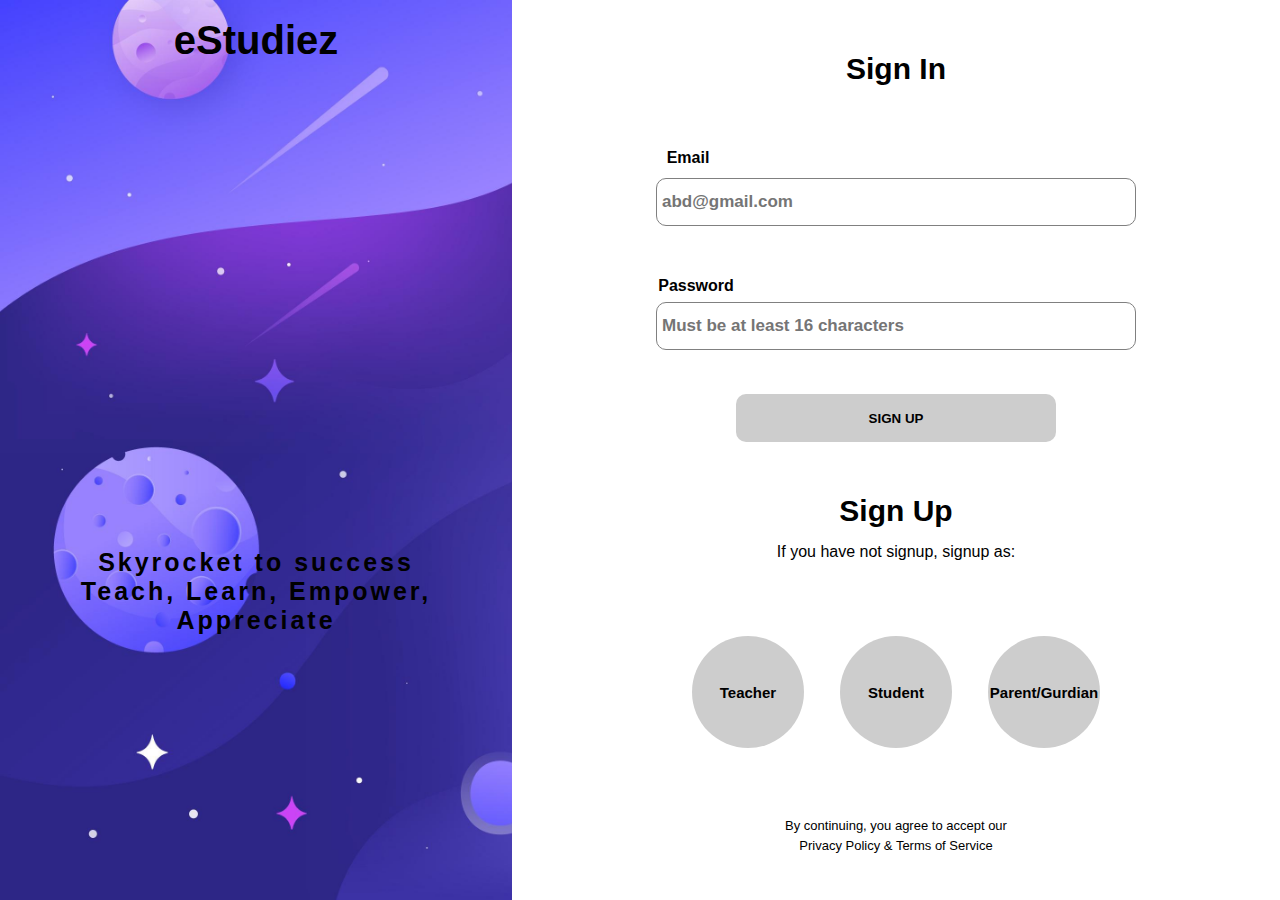
<file: HTML/index.html>
<!DOCTYPE html>
<html lang="en">
<head>
    <meta charset="UTF-8">
    <meta http-equiv="X-UA-Compatible" content="IE=edge">
    <meta name="viewport" content="width=device-width, initial-scale=1.0">
    <title>Signup page</title>
    <link rel="stylesheet" href="/stylesheet/style.css">
</head>
<body>
    <section id="sec1">
        <div class="logo">
            <h1>eStudiez</h1>
        </div>
        <div class="intro">
            <p>Skyrocket to success <br> Teach, Learn, Empower, Appreciate</p>
        </div>
    </section>
    <section>
        <form action="">
            <div class="signup-text">
                <h1>Sign In</h1>
            </div>
            <div class="email">
                <label for="Email">Email</label>
                <input type="text" required placeholder="abd@gmail.com">
            </div>
            <div class="password">
                <label for="Password">Password</label>
                <input type="password" placeholder="Must be at least 16 characters" required>
            </div>  
          
            
            <button>
                SIGN UP
            </button>
            <div class="signup-text">
                <h1>Sign Up</h1>
                <p>If you have not signup, signup as: </p>
            </div>
           <div class="btn">
                <button>
                    Teacher
                </button>
                <button>
                    Student
                </button>
                <button>
                    Parent/Gurdian
                </button>
           </div>

            <div class="terms-and-conditions">
                <p>By continuing, you agree to accept our <br> Privacy Policy & Terms of Service</p>
            </div>
        </form>
    </section>
</body>
</html>
</file>
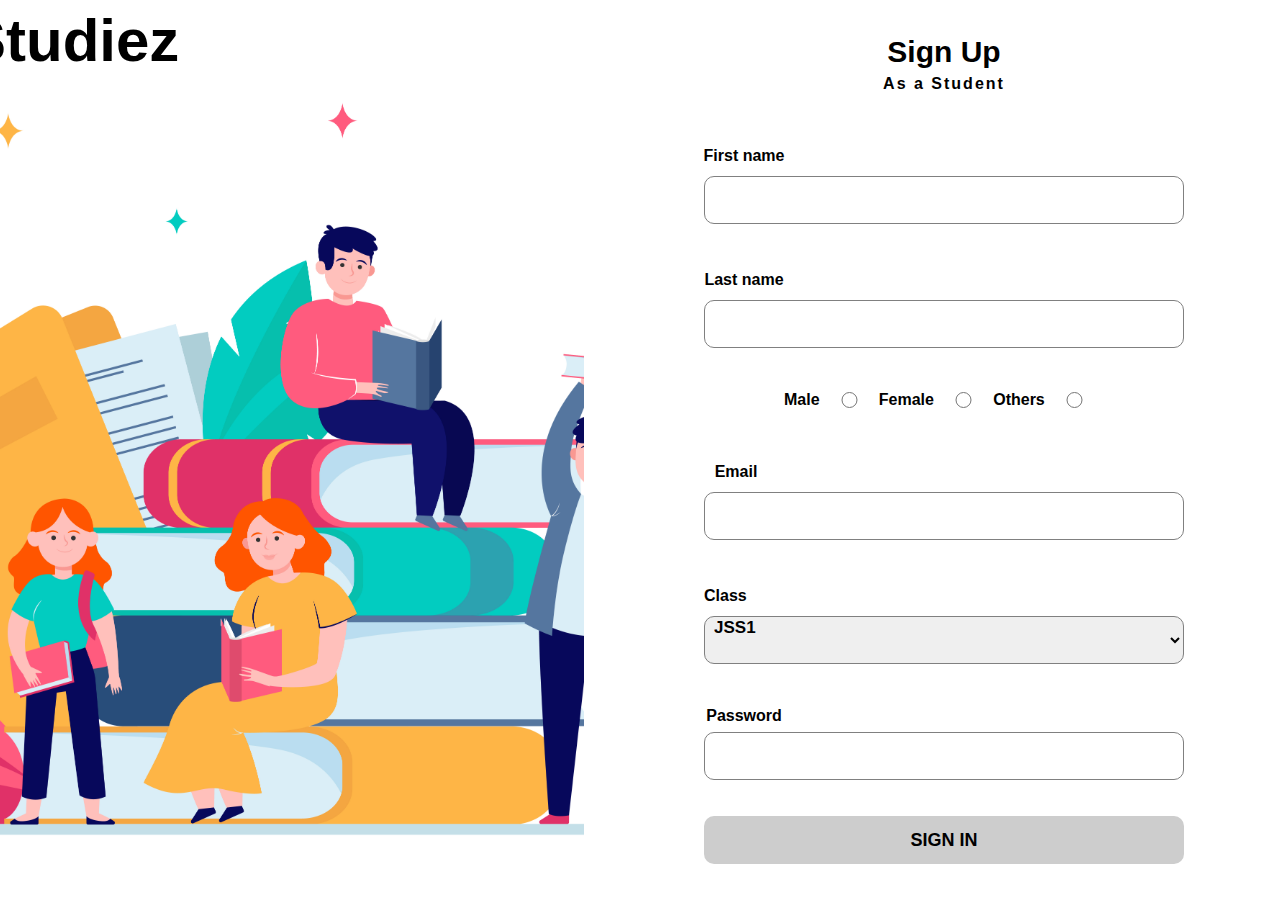
<file: HTML/student.html>
<!DOCTYPE html>
<html lang="en">
<head>
    <meta charset="UTF-8">
    <meta http-equiv="X-UA-Compatible" content="IE=edge">
    <meta name="viewport" content="width=device-width, initial-scale=1.0">
    <title>Student page</title>

    <link rel="stylesheet" href="/stylesheet/student.css">
    
</head>
<body>
    <section id="sec1">
        <div class="logo1">
            <h1>eStudiez</h1>
        </div>
        <div class="intro1">
           
        </div>
    </section>
    <section>
        <form action="" id="form">
            <div class="signup-text1">
                <h1>Sign Up</h1>
                <p>As a Student</p>
            </div>
            <div class="name1">
                <label for="">First name</label>
                <input type="text" id="firstname">
                <div class="error"></div>
            </div>
            <div class="name1">
                <label for="">Last name</label>
                <input type="text" id="lastname">
                <div class="error"></div>
            </div>
            <div class="gender">
                <label for="">Male</label>
                <input type="radio" name="Male" id="" class="sex">
                <label for="">Female</label>
                <input type="radio" name="Male" id="" class="sex">
                <label for="">Others</label>
                <input type="radio" name="Male" id="" class="sex">
            </div>
            <div class="email1">
                <label for="Email">Email</label>
                <input type="text" id="email">
                <div class="error"></div>
            </div>
            <div class="class">
                <label for="">Class</label>
                <select name="Class" id="" class="classroom">
                    <option value="">JSS1</option>
                    <option value="">JSS2</option>
                    <option value="">JSS3</option>
                    <option value="">SSS1</option>
                    <option value="">SSS2</option>
                    <option value="">SSS3</option>
                </select>
            </div>
            <div class="password1">
                <label for="Password">Password</label>
                <input type="password" id="password">
                <div class="error"></div>
            </div>  
            <button class="btn3" type="submit">
                SIGN IN
            </button>
        </form>
    </section>
    <script src="/script/student.js"></script>
</body>
</html>
</file>
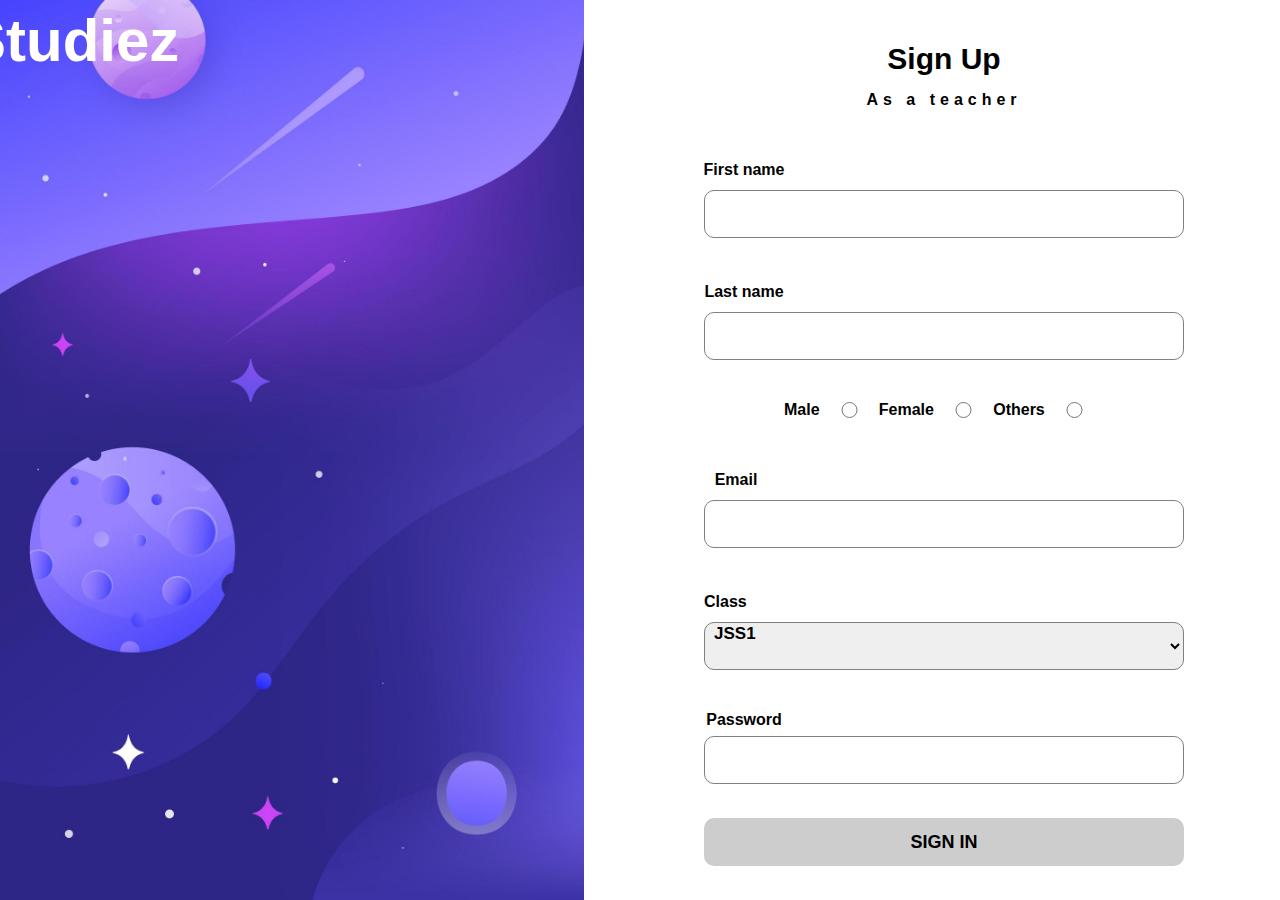
<file: HTML/teacher.html>
<!DOCTYPE html>
<html lang="en">
<head>
    <meta charset="UTF-8">
    <meta http-equiv="X-UA-Compatible" content="IE=edge">
    <meta name="viewport" content="width=device-width, initial-scale=1.0">
    <title>Teacher page</title>
    <link rel="stylesheet" href="/HTML/signup.html">
    <link rel="stylesheet" href="/stylesheet/teacher.css">
    
</head>
<body>
    <section id="sec1">
        <div class="logo1">
            <h1>eStudiez</h1>
        </div>
        <div class="intro1">
           
        </div>
    </section>
    <section>
        <form action="" id="form">
            <div class="signup-text1">
                <h1>Sign Up</h1>
                <p>As a teacher</p>
            </div>
            <div class="name1">
                <label for="">First name</label>
                <input type="text" id="firstname">
                <div class="error"></div>
            </div>
            <div class="name1">
                <label for="">Last name</label>
                <input type="text" id="lastname">
                <div class="error"></div>
            </div>
        
            <div class="gender">
                <label for="">Male</label>
                <input type="radio" name="Male" id="" class="sex">
                <label for="">Female</label>
                <input type="radio" name="Male" id="" class="sex">
                <label for="">Others</label>
                <input type="radio" name="Male" id="" class="sex">
            </div>
            <div class="email1">
                <label for="Email">Email</label>
                <input type="text" id="email">
                <div class="error"></div>
            </div>
            <div class="class">
                <label for="">Class</label>
                <select name="Class" id="" class="classroom">
                    <option value="">JSS1</option>
                    <option value="">JSS2</option>
                    <option value="">JSS3</option>
                    <option value="">SSS1</option>
                    <option value="">SSS2</option>
                    <option value="">SSS3</option>
                </select>
            </div>
            <div class="password1">
                <label for="Password">Password</label>
                <input type="password" id="password">
                <div class="error"></div>
            </div>  
            <button class="btn3" type="submit">
                SIGN IN
            </button>

           
        </form>
    </section>
    <script src="/script/teacher.js"></script>
</body>
</html>
</file>
<file: stylesheet/style.css>
*{
    margin: 0;
    padding: 0;
    box-sizing: border-box;
    /* font-family: 'Montserrat', sans-serif; */
    font-family: 'Gill Sans', 'Gill Sans MT', Calibri, 'Trebuchet MS', sans-serif;
    transition: 0.6s;
    font-weight: 600;
}
body{
    height: 100vh;
    display: flex;
    align-items: center;
    justify-content: center;
    flex-direction: row;
}
.logo{
    height: 5rem;
    width: 10rem;
    /* background-color: blue; */
    display: flex;
    align-items: center;
    justify-content: center;
    font-size: 20px;
    color: black;

}
section{
    height: 100vh;
    width: 60%;
    
    display: flex;
    align-items: center;
    justify-content: space-around;
    flex-direction: column;
}
#sec1{
    background-image: url(/Images/5445590.jpg);
    background-repeat: no-repeat;
    background-size: cover;
    width: 40%;
    display: flex;
    align-items: center;
    justify-content: space-between;
    flex-direction: column;
}
.intro{
    height: 5rem;
    width: 30rem;
    /* background-color: #7969FD; */
    text-align: center;
    font-size: 25px;
    margin-bottom: 17rem;
    letter-spacing: 3px
}
form{
    height: 100vh;
    width: 45rem;
    display: flex;
    /* background-color: blue; */
    align-items: center;
    justify-content: space-evenly;
    flex-direction: column;
    line-height: 2rem;
}
.signup-text{
    text-align: center;
}
.signup-text h1{
    font-size: 30px;
    line-height: 50px;
}
.signup-text p{
    font-weight: 500;

}
input{
    height: 3rem;
    width: 30rem;
    border-radius: 10px;
    border: 1px solid gray;
    outline: none;
    padding-left: 5px;
    font-size: 17px;
    
}
.email{
    display: flex;
    align-items: center;
    justify-content: space-evenly;
    flex-direction: column;
}
.email label{
    padding-right: 26rem;
    line-height: 40px;
}

.password{
    display: flex;
    align-items: center;
    justify-content: space-evenly;
    flex-direction: column;
}
.password label{
    padding-right: 25rem;
}
form button{
    height: 3rem;
    width: 20rem;
    border-radius: 10px;
    border: 0;
    background-color: rgb(205, 205, 205);

}
form button:hover{
    cursor: pointer;
    background-color: #3B2A94;
    color: white;
    transition: 0.3s ease-in;
    -webkit-box-shadow: 2px 2px 9px -1px rgba(0,0,0,0.33);
-moz-box-shadow: 2px 2px 9px -1px rgba(0,0,0,0.33);
box-shadow: 2px 2px 9px -1px rgba(0,0,0,0.33);

}
.terms-and-conditions p{
    font-size: 13px;
    font-weight: 100;
    line-height: 20px;
    text-align: center;
}
.btn{
    height: 10rem;
    width: 30rem;
    /* background-color: aqua; */
    display: flex;
    align-items: center;
    justify-content: space-evenly;
}
.btn button{
    height: 7rem;
    width: 7rem;
    border-radius: 100%;
    font-size: 15px;
}
@media (max-width: 412px) {

    section{
        height: 35rem;
        width: 100%;
        background-color: #007CFF;
        display: flex;
        align-items: center;
        justify-content: center;
        flex-direction: row;
    }
    body{
        display: flex;
        align-items: center;
        justify-content: space-between;
        flex-direction: column;
        
    }
    form{
        height: 35rem;
        width: 100%;
        display: flex;
        align-items: center;
        justify-content: space-evenly;
        flex-direction: column;
        outline: none;
    }
    #sec1{
        background-image: url(/Images/6343825.jpg);
        background-repeat: no-repeat;
        background-size: cover;
        height: 23rem;
        width: 100%;
    }
}
@media (max-width: 512px) {

    section{
        height: 35rem;
        width: 100%;
        background-color: #007CFF;
        display: flex;
        align-items: center;
        justify-content: center;
        flex-direction: row;
    }
    body{
        display: flex;
        align-items: center;
        justify-content: space-between;
        flex-direction: column;
        
    }
    form{
        height: 35rem;
        width: 100%;
        display: flex;
        align-items: center;
        justify-content: space-evenly;
        flex-direction: column;
    }
    #sec1{
        background-image: url(/Images/6343825.jpg);
        background-repeat: no-repeat;
        background-size: cover;
        height: 30rem;
    }
}
@media (max-width: 600px) {

    section{
        height: 35rem;
        width: 100%;
        background-color: #007CFF;
        display: flex;
        align-items: center;
        justify-content: center;
        flex-direction: row;
    }
    body{
        display: flex;
        align-items: center;
        justify-content: space-between;
        flex-direction: column;
        
    }
    form{
        height: 35rem;
        width: 100%;
        display: flex;
        align-items: center;
        justify-content: space-evenly;
        flex-direction: column;
    }
    #sec1{
        background-image: url(/Images/6343825.jpg);
        background-repeat: no-repeat;
        background-size: cover;
        height: 33rem;
    }
}
@media (max-width: 700px) {

    section{
        height: 35rem;
        width: 100%;
        background-color: #007CFF;
        display: flex;
        align-items: center;
        justify-content: center;
        flex-direction: row;
    }
    body{
        display: flex;
        align-items: center;
        justify-content: space-between;
        flex-direction: column;
        
    }
    form{
        height: 35rem;
        width: 100%;
        display: flex;
        align-items: center;
        justify-content: space-evenly;
        flex-direction: column;
    }
    #sec1{
        background-image: url(/Images/6343825.jpg);
        background-repeat: no-repeat;
        background-size: cover;
        height: 40rem;
    }
}
@media (max-width: 900px) {

    section{
        height: 35rem;
        width: 100%;
        background-color: #007CFF;
        display: flex;
        align-items: center;
        justify-content: center;
        flex-direction: row;
    }
    body{
        display: flex;
        align-items: center;
        justify-content: space-between;
        flex-direction: column;
        
    }
    form{
        height: 35rem;
        width: 100%;
        display: flex;
        align-items: center;
        justify-content: space-evenly;
        flex-direction: column;
    }
    #sec1{
        background-image: url(/Images/6343825.jpg);
        background-repeat: no-repeat;
        background-size: cover;
        height: 55rem;
        
    }
}
</file>
<file: stylesheet/student.css>
@import url('https://fonts.googleapis.com/css2?family=Dancing+Script&family=Outfit:wght@100;200;300;400;500;600&family=Rubik+Dirt&display=swap');
*{
    margin: 0;
    padding: 0;
    box-sizing: border-box;
    /* font-family: 'Montserrat', sans-serif; */
    font-family: 'Gill Sans', 'Gill Sans MT', Calibri, 'Trebuchet MS', sans-serif;
    transition: 0.6s;
    font-weight: 600;
}
body{
    height: 100vh;
    display: flex;
    align-items: center;
    justify-content: center;
    flex-direction: row;
    /* overflow: hidden; */
}
.error{
    color: red;
}
.logo1{
    height: 5rem;
    width: 10rem;
    /* background-color: blue; */
    display: flex;
    align-items: center;
    justify-content: center;
    font-size: 30px;
    color: black;
    margin-right: 28rem;

}
section{
    height: 100vh;
    width: 100%;
    
    display: flex;
    align-items: center;
    justify-content: space-around;
    flex-direction: column;
}
#sec1{
    background-image: url(/Images/5836.jpg);
    background-repeat: no-repeat;
    background-size: cover;
    background-position: center;
    width: 100%;
    display: flex;
    align-items: center;
    justify-content: space-between;
    flex-direction: column;
}
.intro1{
    height: 5rem;
    width: 30rem;
    /* background-color: #7969FD; */
    text-align: center;
    font-size: 25px;
    margin-bottom: 17rem;
    letter-spacing: 3px
}
form{
    height: 100vh;
    width: 45rem;
    display: flex;
    /* background-color: blue; */
    align-items: center;
    justify-content: space-evenly;
    flex-direction: column;
    line-height: 2rem;
}
.signup-text1{
    text-align: center;
}
.signup-text1 h1{
    font-size: 30px;
    /* line-height: 50px; */
}
.signup-text1 p{
    /* font-weight: 500; */
    letter-spacing: 2px;

}
input{
    height: 3rem;
    width: 30rem;
    border-radius: 10px;
    border: 1px solid gray;
    outline: none;
    padding-left: 5px;
    font-size: 17px;
    
}
.gender{
    width: 20rem;
    /* background-color: aqua; */
    display: flex;
    align-items: center;
    justify-content: center;
    flex-direction: row;
}
.gender input{
    height: 1rem;
    width: 10rem;
}
.email1{
    display: flex;
    align-items: center;
    justify-content: space-evenly;
    flex-direction: column;
}
.email1 label{
    padding-right: 26rem;
    line-height: 40px;
}

.password1{
    display: flex;
    align-items: center;
    justify-content: space-evenly;
    flex-direction: column;
}
.password1 label{
    padding-right: 25rem;
}
.classroom{
    display: flex;
    align-items: center;
    justify-content: space-evenly;
    flex-direction: column;
    height: 3rem;
    width: 30rem;
    border-radius: 10px;
    border: 1px solid gray;
    outline: none;
    padding-left: 5px;
    font-size: 17px;    
}
.class label{
    padding-right: 26rem;
    line-height: 40px;
}
.name1{
    display: flex;
    align-items: center;
    justify-content: space-evenly;
    flex-direction: column;
}
.name1 label{
    padding-right: 25rem;
    line-height: 40px;
}
.id{
    display: flex;
    align-items: center;
    justify-content: space-evenly;
    flex-direction: column;
}
.id label{
    padding-right: 25rem;
    line-height: 40px;
}
.terms-and-conditions p{
    font-size: 13px;
    font-weight: 100;
    line-height: 20px;
    text-align: center;
}
.btn3{
    height: 3rem;
    width: 30rem;
    border-radius: 10px;
    border: 0;
    background-color: rgb(205, 205, 205);
    font-size: 18px;
    line-height: 20px;

}
.btn3:hover{
    cursor: pointer;
    background-color: #3B2A94;
    color: white;
    transition: 0.3s ease-in;
    -webkit-box-shadow: 2px 2px 9px -1px rgba(0,0,0,0.33);
-moz-box-shadow: 2px 2px 9px -1px rgba(0,0,0,0.33);
box-shadow: 2px 2px 9px -1px rgba(0,0,0,0.33);

}
</file>
<file: stylesheet/teacher.css>
*{
    margin: 0;
    padding: 0;
    box-sizing: border-box;
    /* font-family: 'Montserrat', sans-serif; */
    font-family: 'Gill Sans', 'Gill Sans MT', Calibri, 'Trebuchet MS', sans-serif;
    transition: 0.6s;
    font-weight: 600;
}
body{
    height: 100vh;
    display: flex;
    align-items: center;
    justify-content: center;
    flex-direction: row;
}
.logo1{
    height: 5rem;
    width: 10rem;
    /* background-color: blue; */
    display: flex;
    align-items: center;
    justify-content: center;
    font-size: 30px;
    color: white;
    margin-right: 28rem;

}
section{
    height: 100vh;
    width: 100%;
    
    display: flex;
    align-items: center;
    justify-content: space-around;
    flex-direction: column;
}
#sec1{
    background-image: url(/Images/5445590.jpg);
    background-repeat: no-repeat;
    background-size: cover;
    width: 100%;
    display: flex;
    align-items: center;
    justify-content: space-between;
    flex-direction: column;
}
.intro1{
    height: 5rem;
    width: 30rem;
    /* background-color: #7969FD; */
    text-align: center;
    font-size: 25px;
    margin-bottom: 17rem;
    letter-spacing: 3px
}
form{
    height: 100vh;
    width: 45rem;
    display: flex;
    /* background-color: blue; */
    align-items: center;
    justify-content: space-evenly;
    flex-direction: column;
    line-height: 2rem;
}
.signup-text1{
    text-align: center;
}
.signup-text1 h1{
    font-size: 30px;
    line-height: 50px;
}
.signup-text1 p{
    /* font-weight: 500; */
    letter-spacing: 5px;

}
input{
    height: 3rem;
    width: 30rem;
    border-radius: 10px;
    border: 1px solid gray;
    outline: none;
    padding-left: 5px;
    font-size: 17px;
    
}
.gender{
    width: 20rem;
    /* background-color: aqua; */
    display: flex;
    align-items: center;
    justify-content: center;
    flex-direction: row;
}
.gender input{
    height: 1rem;
    width: 10rem;
}
.email1{
    display: flex;
    align-items: center;
    justify-content: space-evenly;
    flex-direction: column;
}
.email1 label{
    padding-right: 26rem;
    line-height: 40px;
}

.password1{
    display: flex;
    align-items: center;
    justify-content: space-evenly;
    flex-direction: column;
}
.password1 label{
    padding-right: 25rem;
}
.classroom{
    display: flex;
    align-items: center;
    justify-content: space-evenly;
    flex-direction: column;
    height: 3rem;
    width: 30rem;
    border-radius: 10px;
    border: 1px solid gray;
    outline: none;
    padding-left: 5px;
    font-size: 17px;    
}
.class label{
    padding-right: 26rem;
    line-height: 40px;
}
.name1{
    display: flex;
    align-items: center;
    justify-content: space-evenly;
    flex-direction: column;
}
.name1 label{
    padding-right: 25rem;
    line-height: 40px;
}
.terms-and-conditions p{
    font-size: 13px;
    font-weight: 100;
    line-height: 20px;
    text-align: center;
}
.btn3{
    height: 3rem;
    width: 30rem;
    border-radius: 10px;
    border: 0;
    background-color: rgb(205, 205, 205);
    font-size: 18px;

}
.btn3:hover{
    cursor: pointer;
    background-color: #3B2A94;
    color: white;
    transition: 0.3s ease-in;
    -webkit-box-shadow: 2px 2px 9px -1px rgba(0,0,0,0.33);
-moz-box-shadow: 2px 2px 9px -1px rgba(0,0,0,0.33);
box-shadow: 2px 2px 9px -1px rgba(0,0,0,0.33);

}
</file>
